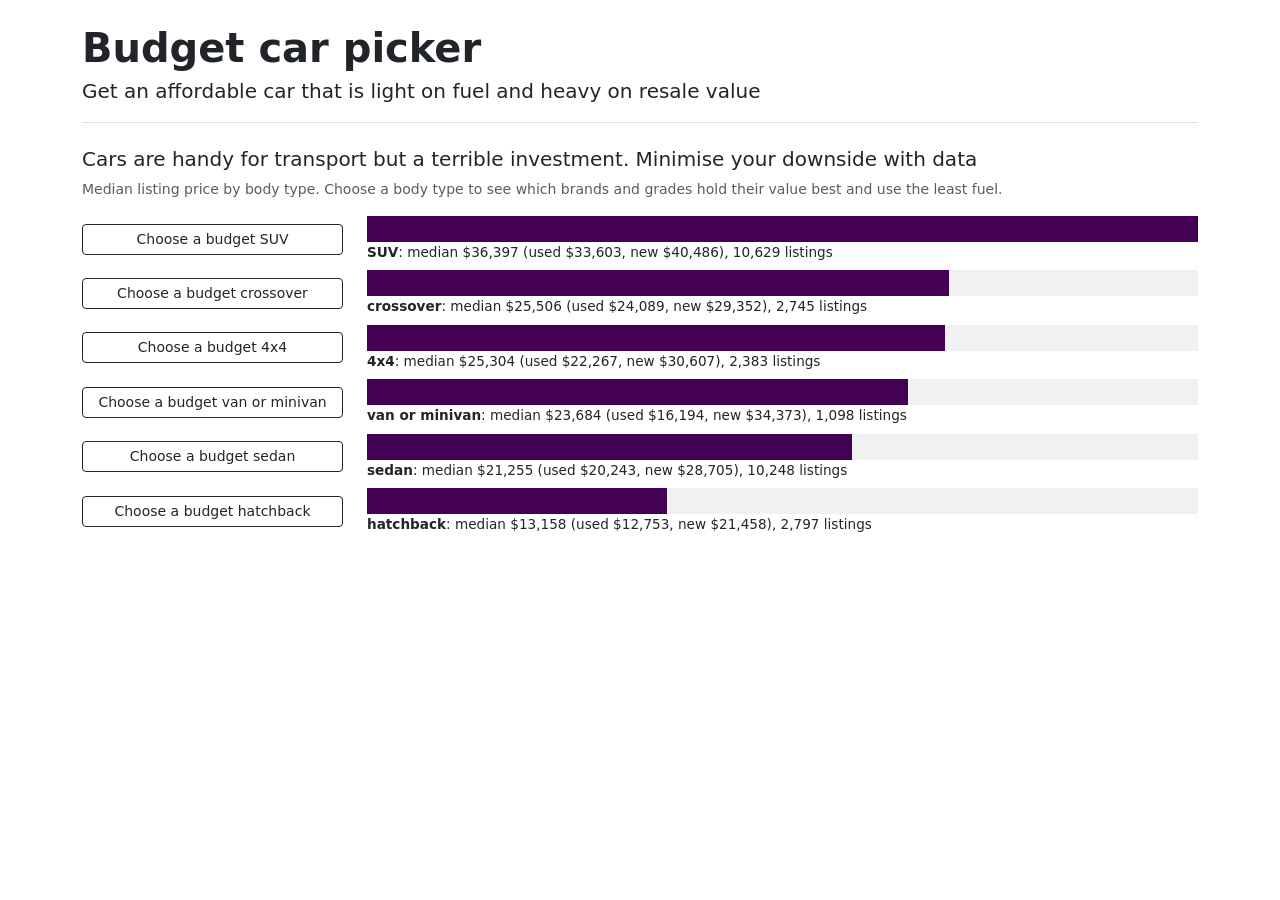
<file: index.html>
<!doctype html>
<html lang="en">
<head>
  <meta charset="utf-8">
  <meta name="viewport" content="width=device-width, initial-scale=1">
  <title>Which budget car should you buy?</title>
  <link href="https://cdn.jsdelivr.net/npm/bootstrap@5.3.3/dist/css/bootstrap.min.css" rel="stylesheet">
  <link href="https://cdn.jsdelivr.net/npm/bootstrap-icons@1.11.3/font/bootstrap-icons.min.css" rel="stylesheet">
  <style>
    .bar-track { background: #f1f1f1; height: 26px; }
    .bar { height: 100%; }
    .bar-label { font-size: 0.85rem; white-space: nowrap; }
    /* choices: stacked full-width buttons on phones */
    .choice-grid { display: grid; gap: 0.5rem; grid-template-columns: 1fr; }
    .choice-icon { display: none; }
    /* larger screens: three large square buttons, centred */
    @media (min-width: 577px) {
      #choiceModal .modal-body { padding: 2.5rem 1.5rem; }
      #choiceModal .modal-title { width: 100%; text-align: center; }

      .choice-grid {
        grid-template-columns: repeat(3, 220px);
        justify-content: center;
        gap: 1.5rem;
      }
      .choice {
        aspect-ratio: 1 / 1;
        display: flex; flex-direction: column; align-items: center; justify-content: center;
        gap: 1rem; font-size: 1.15rem; line-height: 1.25;
      }
      .choice-icon { display: block; font-size: 4rem; line-height: 1; }
      .choice-label { display: block; }
    }
    .modal-backdrop.show { opacity: 0.7; }
    .modal-backdrop { backdrop-filter: blur(3px); }
  </style>
</head>
<body>
  <main class="container my-4">
    <header class="mb-4 pb-3 border-bottom">
      <h1 class="display-6 fw-bold mb-1">Budget car picker</h1>
      <p class="lead mb-0">Get an affordable car that is light on fuel and heavy on resale value</p>
    </header>

    <h2 class="h5">Cars are handy for transport but a terrible investment. Minimise your downside with data</h2>
    <p class="text-muted small">Median listing price by body type. Choose a body type to see which brands and grades hold their value best and use the least fuel.</p>

    <div id="body-rows"></div>
    <div id="ranking-area" class="mt-4"></div>
  </main>

  <div class="modal fade" id="choiceModal" tabindex="-1" aria-labelledby="choiceTitle" aria-hidden="true">
    <div class="modal-dialog modal-dialog-centered modal-xl">
      <div class="modal-content">
        <div class="modal-header">
          <h2 class="modal-title h4" id="choiceTitle"></h2>
          <button type="button" class="btn-close" data-bs-dismiss="modal" aria-label="Close"></button>
        </div>
        <div class="modal-body">
          <div class="choice-grid" id="choiceGrid"></div>
        </div>
      </div>
    </div>
  </div>
  <script src="https://cdn.jsdelivr.net/npm/bootstrap@5.3.3/dist/js/bootstrap.bundle.min.js"></script>
  <script src="https://cdn.plot.ly/plotly-2.35.2.min.js"></script>
  <script src="./data.js?v=2"></script>
  <script src="./app.js"></script>
</body>
</html>
</file>
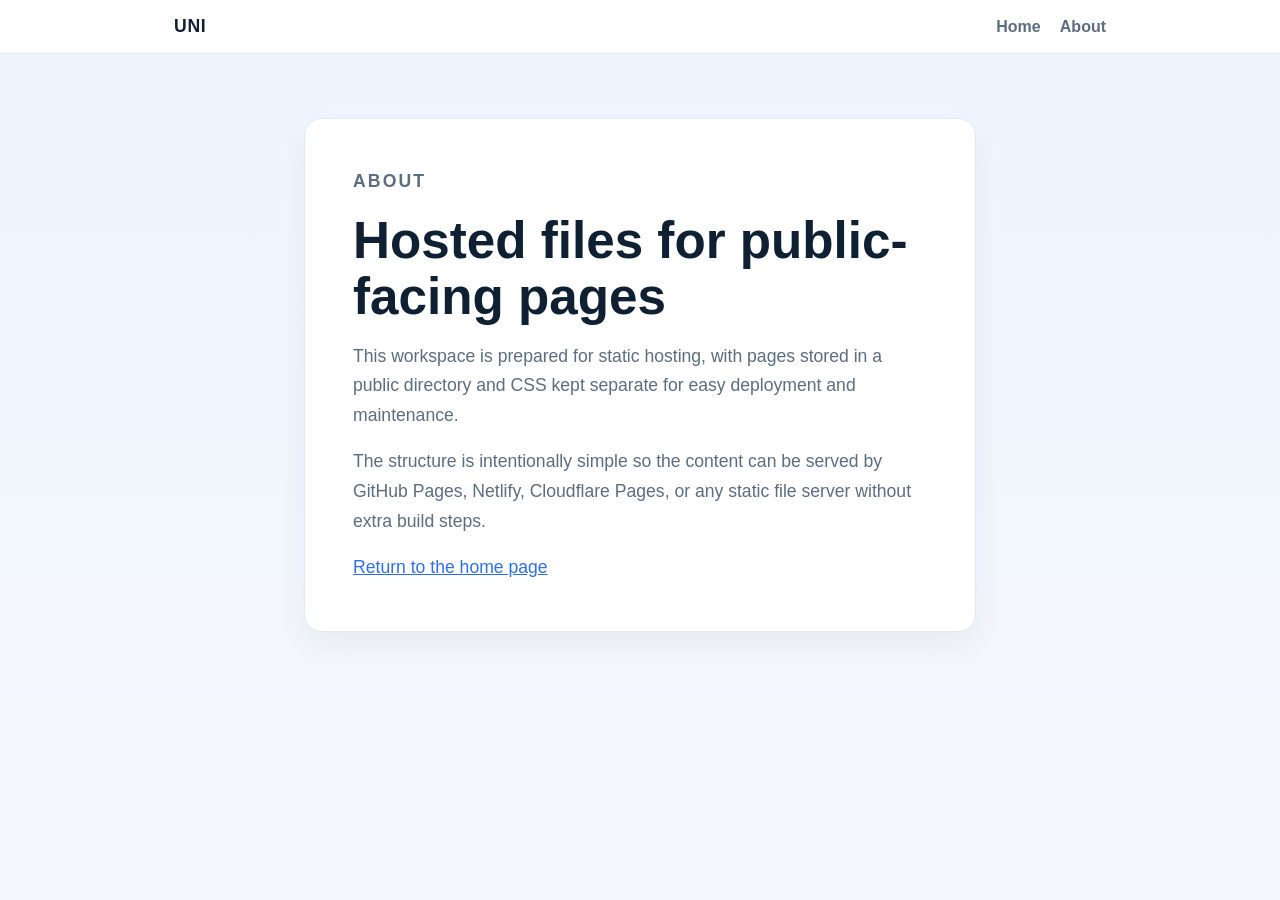
<file: about.html>
<!DOCTYPE html>
<html lang="en">
  <head>
    <meta charset="UTF-8" />
    <meta name="viewport" content="width=device-width, initial-scale=1.0" />
    <title>Uni | About</title>
    <link rel="stylesheet" href="./styles.css" />
  </head>
  <body>
    <header class="site-header">
      <nav class="top-nav" aria-label="Main navigation">
        <a href="./index.html" class="brand">Uni</a>
        <div class="nav-links">
          <a href="./index.html">Home</a>
          <a href="./about.html" aria-current="page">About</a>
        </div>
      </nav>
    </header>

    <main class="page-shell narrow">
      <section class="card">
        <p class="eyebrow">About</p>
        <h1>Hosted files for public-facing pages</h1>
        <p>
          This workspace is prepared for static hosting, with pages stored in a public directory and
          CSS kept separate for easy deployment and maintenance.
        </p>
        <p>
          The structure is intentionally simple so the content can be served by GitHub Pages,
          Netlify, Cloudflare Pages, or any static file server without extra build steps.
        </p>
        <p><a href="./index.html">Return to the home page</a></p>
      </section>
    </main>
  </body>
</html>
</file>
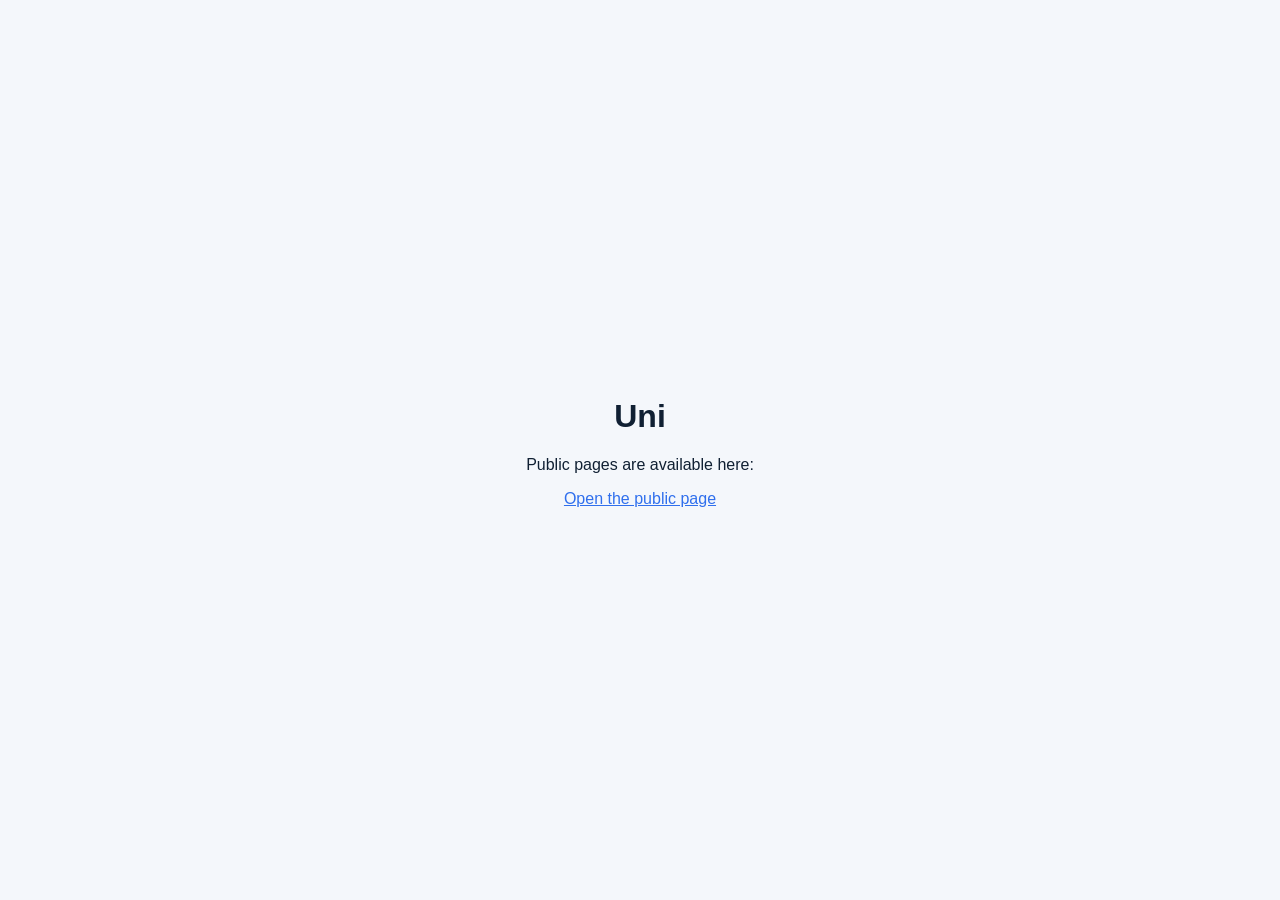
<file: budgetcarpicker.html>
<!DOCTYPE html>
<html lang="en">
  <head>
    <meta charset="UTF-8" />
    <meta name="viewport" content="width=device-width, initial-scale=1.0" />
    <title>Uni</title>
    <style>
      :root {
        --bg: #f4f7fb;
        --ink: #102033;
        --accent: #2f6fed;
      }

      body {
        margin: 0;
        min-height: 100vh;
        display: grid;
        place-items: center;
        font-family: Arial, Helvetica, sans-serif;
        background: var(--bg);
        color: var(--ink);
      }

      a {
        color: var(--accent);
      }
    </style>
  </head>
  <body>
    <main style="text-align:center; padding: 4rem 1.5rem;">
      <h1>Uni</h1>
      <p>Public pages are available here:</p>
      <p><a href="./public/index.html">Open the public page</a></p>
    </main>
  </body>
</html>
</file>
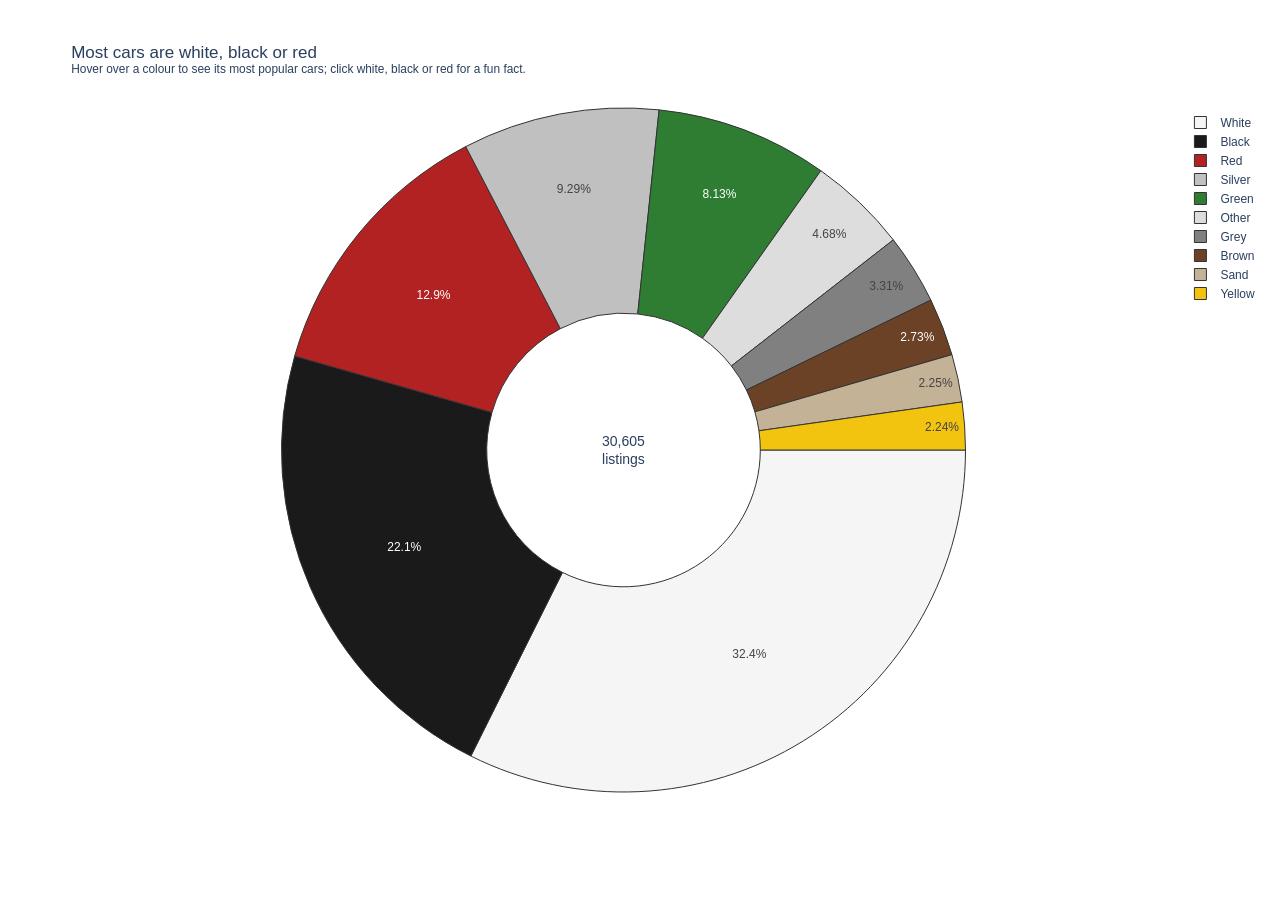
<file: colour_donut.html>
<html>
<head><meta charset="utf-8" /></head>
<body>
    <div>                        <script type="text/javascript">window.PlotlyConfig = {MathJaxConfig: 'local'};</script>
        <script charset="utf-8" src="https://cdn.plot.ly/plotly-2.35.2.min.js"></script>                <div id="f38b3ae9-e8bc-4849-bf9c-da2ab028b389" class="plotly-graph-div" style="height:100%; width:100%;"></div>            <script type="text/javascript">                                    window.PLOTLYENV=window.PLOTLYENV || {};                                    if (document.getElementById("f38b3ae9-e8bc-4849-bf9c-da2ab028b389")) {                    Plotly.newPlot(                        "f38b3ae9-e8bc-4849-bf9c-da2ab028b389",                        [{"direction":"clockwise","hole":0.4,"hovertemplate":"\u003cb\u003e%{label}\u003c\u002fb\u003e: %{percent}\u003cbr\u003e%{hovertext}\u003cextra\u003e\u003c\u002fextra\u003e","hovertext":["Most popular white cars are Mazda 3, Ford RANGER and Mercedes Benz GLC.\u003cbr\u003e\u003ci\u003eClick for a fun white car fact\u003c\u002fi\u003e","Most popular black cars are Toyota CAMRY, Mercedes Benz GLC and Mercedes Benz E CLASS.\u003cbr\u003e\u003ci\u003eClick for a fun black car fact\u003c\u002fi\u003e","Most popular red cars are Mazda 3, Hyundai I10 and Kia MORNING.\u003cbr\u003e\u003ci\u003eClick for a fun red car fact\u003c\u002fi\u003e","Most popular silver cars are Toyota INNOVA, Toyota VIOS and Toyota FORTUNER.","Most popular green cars are Ford RANGER, Mazda CX5 and Mazda 3.","Most popular cars in other colours are Ford RANGER, Toyota INNOVA and Ford EVEREST.","Most popular grey cars are Ford RANGER, Toyota FORTUNER and Kia MORNING.","Most popular brown cars are Mitsubishi XPANDER, Toyota FORTUNER and Ford EVEREST.","Most popular sand cars are Toyota VIOS, Ford RANGER and Toyota INNOVA.","Most popular yellow cars are Toyota VIOS, Ford RANGER and Kia MORNING."],"labels":["White","Black","Red","Silver","Green","Other","Grey","Brown","Sand","Yellow"],"marker":{"colors":["#f5f5f5","#1a1a1a","#b22222","#c0c0c0","#2e7d32","#dddddd","#808080","#6b4226","#c4b297","#f2c40f"],"line":{"color":"#333333","width":1}},"rotation":90,"sort":false,"values":[9905,6753,3960,2844,2488,1432,1013,834,689,687],"type":"pie"}],                        {"template":{"data":{"histogram2dcontour":[{"type":"histogram2dcontour","colorbar":{"outlinewidth":0,"ticks":""},"colorscale":[[0.0,"#0d0887"],[0.1111111111111111,"#46039f"],[0.2222222222222222,"#7201a8"],[0.3333333333333333,"#9c179e"],[0.4444444444444444,"#bd3786"],[0.5555555555555556,"#d8576b"],[0.6666666666666666,"#ed7953"],[0.7777777777777778,"#fb9f3a"],[0.8888888888888888,"#fdca26"],[1.0,"#f0f921"]]}],"choropleth":[{"type":"choropleth","colorbar":{"outlinewidth":0,"ticks":""}}],"histogram2d":[{"type":"histogram2d","colorbar":{"outlinewidth":0,"ticks":""},"colorscale":[[0.0,"#0d0887"],[0.1111111111111111,"#46039f"],[0.2222222222222222,"#7201a8"],[0.3333333333333333,"#9c179e"],[0.4444444444444444,"#bd3786"],[0.5555555555555556,"#d8576b"],[0.6666666666666666,"#ed7953"],[0.7777777777777778,"#fb9f3a"],[0.8888888888888888,"#fdca26"],[1.0,"#f0f921"]]}],"heatmap":[{"type":"heatmap","colorbar":{"outlinewidth":0,"ticks":""},"colorscale":[[0.0,"#0d0887"],[0.1111111111111111,"#46039f"],[0.2222222222222222,"#7201a8"],[0.3333333333333333,"#9c179e"],[0.4444444444444444,"#bd3786"],[0.5555555555555556,"#d8576b"],[0.6666666666666666,"#ed7953"],[0.7777777777777778,"#fb9f3a"],[0.8888888888888888,"#fdca26"],[1.0,"#f0f921"]]}],"heatmapgl":[{"type":"heatmapgl","colorbar":{"outlinewidth":0,"ticks":""},"colorscale":[[0.0,"#0d0887"],[0.1111111111111111,"#46039f"],[0.2222222222222222,"#7201a8"],[0.3333333333333333,"#9c179e"],[0.4444444444444444,"#bd3786"],[0.5555555555555556,"#d8576b"],[0.6666666666666666,"#ed7953"],[0.7777777777777778,"#fb9f3a"],[0.8888888888888888,"#fdca26"],[1.0,"#f0f921"]]}],"contourcarpet":[{"type":"contourcarpet","colorbar":{"outlinewidth":0,"ticks":""}}],"contour":[{"type":"contour","colorbar":{"outlinewidth":0,"ticks":""},"colorscale":[[0.0,"#0d0887"],[0.1111111111111111,"#46039f"],[0.2222222222222222,"#7201a8"],[0.3333333333333333,"#9c179e"],[0.4444444444444444,"#bd3786"],[0.5555555555555556,"#d8576b"],[0.6666666666666666,"#ed7953"],[0.7777777777777778,"#fb9f3a"],[0.8888888888888888,"#fdca26"],[1.0,"#f0f921"]]}],"surface":[{"type":"surface","colorbar":{"outlinewidth":0,"ticks":""},"colorscale":[[0.0,"#0d0887"],[0.1111111111111111,"#46039f"],[0.2222222222222222,"#7201a8"],[0.3333333333333333,"#9c179e"],[0.4444444444444444,"#bd3786"],[0.5555555555555556,"#d8576b"],[0.6666666666666666,"#ed7953"],[0.7777777777777778,"#fb9f3a"],[0.8888888888888888,"#fdca26"],[1.0,"#f0f921"]]}],"mesh3d":[{"type":"mesh3d","colorbar":{"outlinewidth":0,"ticks":""}}],"scatter":[{"fillpattern":{"fillmode":"overlay","size":10,"solidity":0.2},"type":"scatter"}],"parcoords":[{"type":"parcoords","line":{"colorbar":{"outlinewidth":0,"ticks":""}}}],"scatterpolargl":[{"type":"scatterpolargl","marker":{"colorbar":{"outlinewidth":0,"ticks":""}}}],"bar":[{"error_x":{"color":"#2a3f5f"},"error_y":{"color":"#2a3f5f"},"marker":{"line":{"color":"#E5ECF6","width":0.5},"pattern":{"fillmode":"overlay","size":10,"solidity":0.2}},"type":"bar"}],"scattergeo":[{"type":"scattergeo","marker":{"colorbar":{"outlinewidth":0,"ticks":""}}}],"scatterpolar":[{"type":"scatterpolar","marker":{"colorbar":{"outlinewidth":0,"ticks":""}}}],"histogram":[{"marker":{"pattern":{"fillmode":"overlay","size":10,"solidity":0.2}},"type":"histogram"}],"scattergl":[{"type":"scattergl","marker":{"colorbar":{"outlinewidth":0,"ticks":""}}}],"scatter3d":[{"type":"scatter3d","line":{"colorbar":{"outlinewidth":0,"ticks":""}},"marker":{"colorbar":{"outlinewidth":0,"ticks":""}}}],"scattermapbox":[{"type":"scattermapbox","marker":{"colorbar":{"outlinewidth":0,"ticks":""}}}],"scatterternary":[{"type":"scatterternary","marker":{"colorbar":{"outlinewidth":0,"ticks":""}}}],"scattercarpet":[{"type":"scattercarpet","marker":{"colorbar":{"outlinewidth":0,"ticks":""}}}],"carpet":[{"aaxis":{"endlinecolor":"#2a3f5f","gridcolor":"white","linecolor":"white","minorgridcolor":"white","startlinecolor":"#2a3f5f"},"baxis":{"endlinecolor":"#2a3f5f","gridcolor":"white","linecolor":"white","minorgridcolor":"white","startlinecolor":"#2a3f5f"},"type":"carpet"}],"table":[{"cells":{"fill":{"color":"#EBF0F8"},"line":{"color":"white"}},"header":{"fill":{"color":"#C8D4E3"},"line":{"color":"white"}},"type":"table"}],"barpolar":[{"marker":{"line":{"color":"#E5ECF6","width":0.5},"pattern":{"fillmode":"overlay","size":10,"solidity":0.2}},"type":"barpolar"}],"pie":[{"automargin":true,"type":"pie"}]},"layout":{"autotypenumbers":"strict","colorway":["#636efa","#EF553B","#00cc96","#ab63fa","#FFA15A","#19d3f3","#FF6692","#B6E880","#FF97FF","#FECB52"],"font":{"color":"#2a3f5f"},"hovermode":"closest","hoverlabel":{"align":"left"},"paper_bgcolor":"white","plot_bgcolor":"#E5ECF6","polar":{"bgcolor":"#E5ECF6","angularaxis":{"gridcolor":"white","linecolor":"white","ticks":""},"radialaxis":{"gridcolor":"white","linecolor":"white","ticks":""}},"ternary":{"bgcolor":"#E5ECF6","aaxis":{"gridcolor":"white","linecolor":"white","ticks":""},"baxis":{"gridcolor":"white","linecolor":"white","ticks":""},"caxis":{"gridcolor":"white","linecolor":"white","ticks":""}},"coloraxis":{"colorbar":{"outlinewidth":0,"ticks":""}},"colorscale":{"sequential":[[0.0,"#0d0887"],[0.1111111111111111,"#46039f"],[0.2222222222222222,"#7201a8"],[0.3333333333333333,"#9c179e"],[0.4444444444444444,"#bd3786"],[0.5555555555555556,"#d8576b"],[0.6666666666666666,"#ed7953"],[0.7777777777777778,"#fb9f3a"],[0.8888888888888888,"#fdca26"],[1.0,"#f0f921"]],"sequentialminus":[[0.0,"#0d0887"],[0.1111111111111111,"#46039f"],[0.2222222222222222,"#7201a8"],[0.3333333333333333,"#9c179e"],[0.4444444444444444,"#bd3786"],[0.5555555555555556,"#d8576b"],[0.6666666666666666,"#ed7953"],[0.7777777777777778,"#fb9f3a"],[0.8888888888888888,"#fdca26"],[1.0,"#f0f921"]],"diverging":[[0,"#8e0152"],[0.1,"#c51b7d"],[0.2,"#de77ae"],[0.3,"#f1b6da"],[0.4,"#fde0ef"],[0.5,"#f7f7f7"],[0.6,"#e6f5d0"],[0.7,"#b8e186"],[0.8,"#7fbc41"],[0.9,"#4d9221"],[1,"#276419"]]},"xaxis":{"gridcolor":"white","linecolor":"white","ticks":"","title":{"standoff":15},"zerolinecolor":"white","automargin":true,"zerolinewidth":2},"yaxis":{"gridcolor":"white","linecolor":"white","ticks":"","title":{"standoff":15},"zerolinecolor":"white","automargin":true,"zerolinewidth":2},"scene":{"xaxis":{"backgroundcolor":"#E5ECF6","gridcolor":"white","linecolor":"white","showbackground":true,"ticks":"","zerolinecolor":"white","gridwidth":2},"yaxis":{"backgroundcolor":"#E5ECF6","gridcolor":"white","linecolor":"white","showbackground":true,"ticks":"","zerolinecolor":"white","gridwidth":2},"zaxis":{"backgroundcolor":"#E5ECF6","gridcolor":"white","linecolor":"white","showbackground":true,"ticks":"","zerolinecolor":"white","gridwidth":2}},"shapedefaults":{"line":{"color":"#2a3f5f"}},"annotationdefaults":{"arrowcolor":"#2a3f5f","arrowhead":0,"arrowwidth":1},"geo":{"bgcolor":"white","landcolor":"#E5ECF6","subunitcolor":"white","showland":true,"showlakes":true,"lakecolor":"white"},"title":{"x":0.05},"mapbox":{"style":"light"}}},"margin":{"b":100},"title":{"text":"Most cars are white, black or red\u003cbr\u003e\u003csup\u003eHover over a colour to see its most popular cars; click white, black or red for a fun fact.\u003c\u002fsup\u003e"},"annotations":[{"showarrow":false,"text":"30,605\u003cbr\u003elistings","x":0.5,"y":0.5,"font":{"size":14}},{"showarrow":false,"text":"","x":0.5,"xref":"paper","y":-0.12,"yref":"paper","font":{"size":14}}]},                        {"responsive": true}                    ).then(function(){
                            
var FACTS = {"White": "Trucks like white even more than cars - two in three are this colour", "Black": "Black cars look cool, but they cost extra: nearly ten grand more on average.", "Red": "Red is a favourite of classic car brand MG who use it nearly three times as often as the average brand."};
var plot = document.getElementById('f38b3ae9-e8bc-4849-bf9c-da2ab028b389');
plot.on('plotly_click', function(data) {
  var label = data.points[0].label;
  var fact = FACTS[label];
  var text = fact ? '<b>' + label + ' car fact:</b> ' + fact : '';
  Plotly.relayout(plot, {'annotations[1].text': text});
});

                        })                };                            </script>        </div>
</body>
</html>
</file>
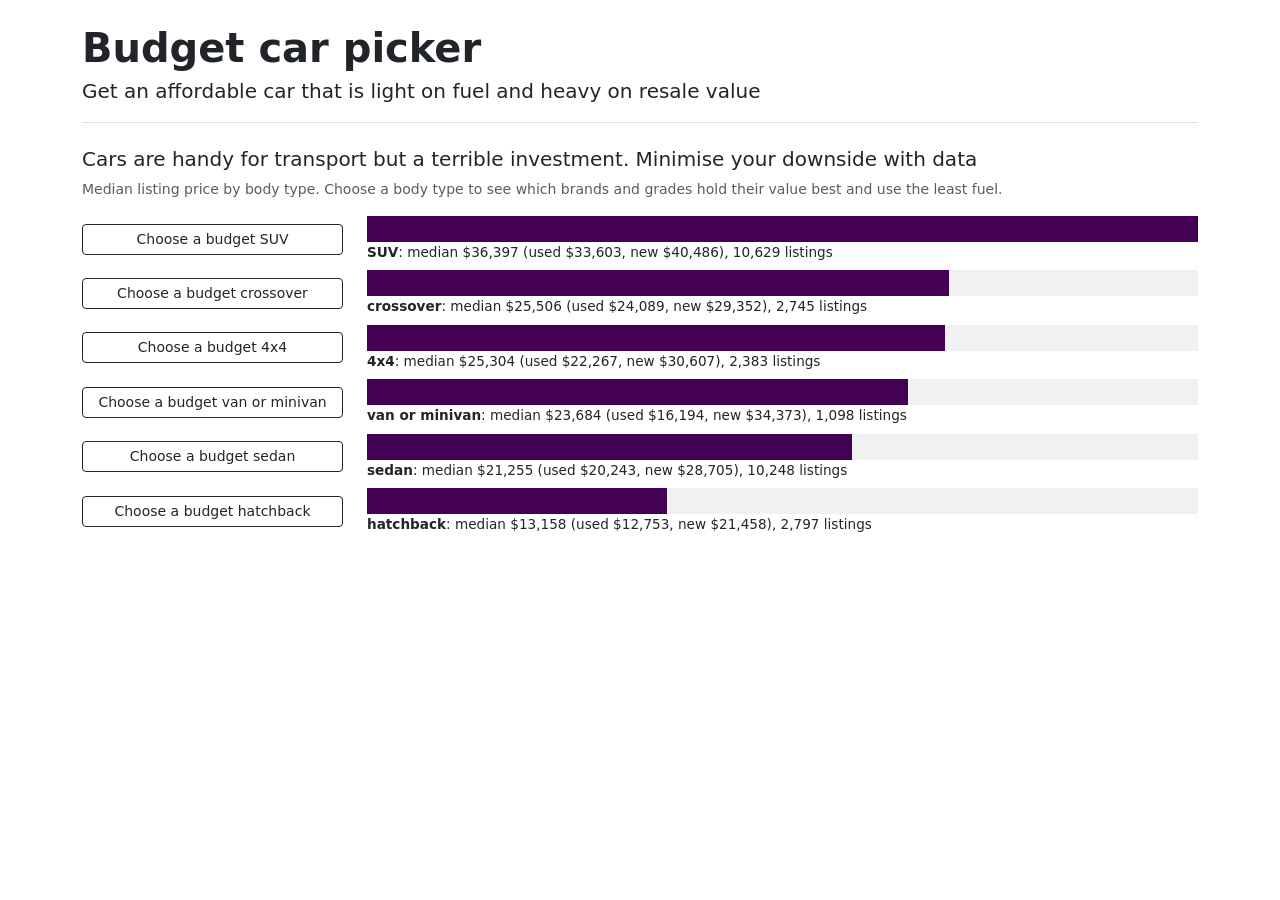
<file: BudgetCarPicker/BudgetCarPicker.html>
<!doctype html>
<html lang="en">
<head>
  <meta charset="utf-8">
  <meta name="viewport" content="width=device-width, initial-scale=1">
  <title>Which budget car should you buy?</title>
  <link href="https://cdn.jsdelivr.net/npm/bootstrap@5.3.3/dist/css/bootstrap.min.css" rel="stylesheet">
  <link href="https://cdn.jsdelivr.net/npm/bootstrap-icons@1.11.3/font/bootstrap-icons.min.css" rel="stylesheet">
  <style>
    .bar-track { background: #f1f1f1; height: 26px; }
    .bar { height: 100%; }
    .bar-label { font-size: 0.85rem; white-space: nowrap; }
    /* choices: stacked full-width buttons on phones */
.choice-grid { display: grid; gap: 0.5rem; grid-template-columns: 1fr; }
.choice-icon { display: none; }
/* larger screens: three large square buttons, centred */
@media (min-width: 577px) {
  #choiceModal .modal-body { padding: 2.5rem 1.5rem; }
  #choiceModal .modal-title { width: 100%; text-align: center; }

  .choice-grid {
    grid-template-columns: repeat(3, 220px);
    justify-content: center;
    gap: 1.5rem;
  }
  .choice {
    aspect-ratio: 1 / 1;
    display: flex; flex-direction: column; align-items: center; justify-content: center;
    gap: 1rem; font-size: 1.15rem; line-height: 1.25;
  }
  .choice-icon { display: block; font-size: 4rem; line-height: 1; }
  .choice-label { display: block; }
}
.modal-backdrop.show { opacity: 0.7; }
.modal-backdrop { backdrop-filter: blur(3px); }
  </style>
</head>
<body>
  <main class="container my-4">
  <header class="mb-4 pb-3 border-bottom">
    <h1 class="display-6 fw-bold mb-1">Budget car picker</h1>
    <p class="lead mb-0">Get an affordable car that is light on fuel and heavy on resale value</p>
  </header>

  <h2 class="h5">Cars are handy for transport but a terrible investment. Minimise your downside with data</h2>
  <p class="text-muted small">Median listing price by body type. Choose a body type to see which brands and grades hold their value best and use the least fuel.</p>

  <div id="body-rows"></div>
  <div id="ranking-area" class="mt-4"></div>
</main>

<div class="modal fade" id="choiceModal" tabindex="-1" aria-labelledby="choiceTitle" aria-hidden="true">
  <div class="modal-dialog modal-dialog-centered modal-xl">
    <div class="modal-content">
      <div class="modal-header">
        <h2 class="modal-title h4" id="choiceTitle"></h2>
        <button type="button" class="btn-close" data-bs-dismiss="modal" aria-label="Close"></button>
      </div>
      <div class="modal-body">
        <div class="choice-grid" id="choiceGrid"></div>
      </div>
    </div>
  </div>
</div>
  <script src="https://cdn.jsdelivr.net/npm/bootstrap@5.3.3/dist/js/bootstrap.bundle.min.js"></script>
  <script src="https://cdn.plot.ly/plotly-2.35.2.min.js"></script>
  <script src="data.js?v=2"></script>
  <script src="app.js"></script>
</body>
</html>
</file>
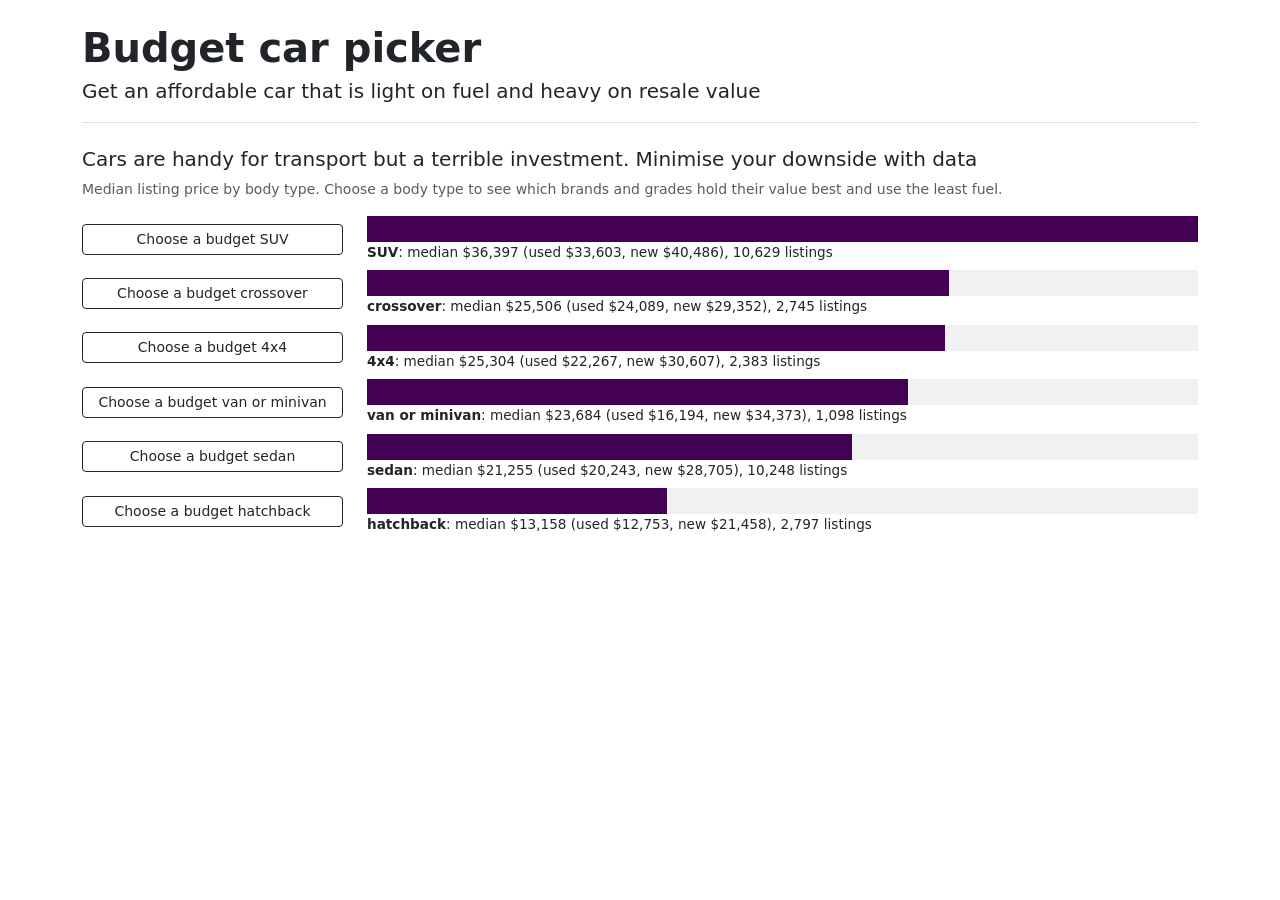
<file: public/BudgetCarPicker/BudgetCarPicker.html>
<!doctype html>
<html lang="en">
<head>
  <meta charset="utf-8">
  <meta name="viewport" content="width=device-width, initial-scale=1">
  <title>Which budget car should you buy?</title>
  <link href="https://cdn.jsdelivr.net/npm/bootstrap@5.3.3/dist/css/bootstrap.min.css" rel="stylesheet">
  <link href="https://cdn.jsdelivr.net/npm/bootstrap-icons@1.11.3/font/bootstrap-icons.min.css" rel="stylesheet">
  <style>
    .bar-track { background: #f1f1f1; height: 26px; }
    .bar { height: 100%; }
    .bar-label { font-size: 0.85rem; white-space: nowrap; }
    /* choices: stacked full-width buttons on phones */
.choice-grid { display: grid; gap: 0.5rem; grid-template-columns: 1fr; }
.choice-icon { display: none; }
/* larger screens: three large square buttons, centred */
@media (min-width: 577px) {
  #choiceModal .modal-body { padding: 2.5rem 1.5rem; }
  #choiceModal .modal-title { width: 100%; text-align: center; }

  .choice-grid {
    grid-template-columns: repeat(3, 220px);
    justify-content: center;
    gap: 1.5rem;
  }
  .choice {
    aspect-ratio: 1 / 1;
    display: flex; flex-direction: column; align-items: center; justify-content: center;
    gap: 1rem; font-size: 1.15rem; line-height: 1.25;
  }
  .choice-icon { display: block; font-size: 4rem; line-height: 1; }
  .choice-label { display: block; }
}
.modal-backdrop.show { opacity: 0.7; }
.modal-backdrop { backdrop-filter: blur(3px); }
  </style>
</script></head>
<body>
  <main class="container my-4">
  <header class="mb-4 pb-3 border-bottom">
    <h1 class="display-6 fw-bold mb-1">Budget car picker</h1>
    <p class="lead mb-0">Get an affordable car that is light on fuel and heavy on resale value</p>
  </header>

  <h2 class="h5">Cars are handy for transport but a terrible investment. Minimise your downside with data</h2>
  <p class="text-muted small">Median listing price by body type. Choose a body type to see which brands and grades hold their value best and use the least fuel.</p>

  <div id="body-rows"></div>
  <div id="ranking-area" class="mt-4"></div>
</main>

<div class="modal fade" id="choiceModal" tabindex="-1" aria-labelledby="choiceTitle" aria-hidden="true">
  <div class="modal-dialog modal-dialog-centered modal-xl">
    <div class="modal-content">
      <div class="modal-header">
        <h2 class="modal-title h4" id="choiceTitle"></h2>
        <button type="button" class="btn-close" data-bs-dismiss="modal" aria-label="Close"></button>
      </div>
      <div class="modal-body">
        <div class="choice-grid" id="choiceGrid"></div>
      </div>
    </div>
  </div>
</div>
  <script src="https://cdn.jsdelivr.net/npm/bootstrap@5.3.3/dist/js/bootstrap.bundle.min.js"></script>
  <script src="https://cdn.plot.ly/plotly-2.35.2.min.js"></script>
  <script src="data.js?v=2"></script>
  <script src="app.js"></script>
</body>
</html>
</file>
<file: styles.css>
:root {
  --bg: #f4f7fb;
  --panel: #ffffff;
  --ink: #102033;
  --muted: #5d6d80;
  --accent: #2f6fed;
  --accent-dark: #2147a2;
  --line: #dfeaf7;
}

* {
  box-sizing: border-box;
}

body {
  margin: 0;
  min-height: 100vh;
  font-family: Arial, Helvetica, sans-serif;
  background: linear-gradient(180deg, #eef5ff 0%, var(--bg) 100%);
  color: var(--ink);
}

.site-header {
  border-bottom: 1px solid var(--line);
  background: rgba(255, 255, 255, 0.9);
  backdrop-filter: blur(8px);
}

.top-nav {
  max-width: 980px;
  margin: 0 auto;
  padding: 1rem 1.5rem;
  display: flex;
  align-items: center;
  justify-content: space-between;
}

.brand {
  font-size: 1.1rem;
  font-weight: 700;
  letter-spacing: 0.04em;
  color: var(--ink);
  text-decoration: none;
  text-transform: uppercase;
}

.nav-links {
  display: flex;
  gap: 1.2rem;
}

.nav-links a {
  color: var(--muted);
  text-decoration: none;
  font-weight: 600;
}

.nav-links a:focus-visible,
.card a:focus-visible {
  outline: 3px solid var(--accent);
  outline-offset: 3px;
  border-radius: 4px;
}

.card a {
  color: var(--accent);
  text-decoration: underline;
}

.page-shell {
  max-width: 980px;
  margin: 0 auto;
  padding: 4rem 1.5rem;
}

.page-shell.narrow {
  max-width: 720px;
}

.hero,
.card {
  background: var(--panel);
  border: 1px solid var(--line);
  border-radius: 18px;
  padding: 3rem;
  box-shadow: 0 12px 30px rgba(16, 32, 51, 0.05);
}

.eyebrow {
  margin: 0 0 0.8rem;
  color: var(--accent);
  font-size: 0.8rem;
  letter-spacing: 0.12em;
  text-transform: uppercase;
  font-weight: 700;
}

h1 {
  margin: 0 0 1rem;
  font-size: clamp(2.2rem, 4vw, 4rem);
  line-height: 1.1;
}

.lede,
.card p {
  margin: 0 0 1rem;
  color: var(--muted);
  font-size: 1.1rem;
  line-height: 1.7;
}

.card p:last-child {
  margin-bottom: 0;
}

.cta-row {
  display: flex;
  flex-wrap: wrap;
  gap: 0.9rem;
  margin-top: 1.75rem;
}

.button {
  display: inline-block;
  padding: 0.9rem 1.4rem;
  border-radius: 999px;
  text-decoration: none;
  font-weight: 700;
  transition: transform 0.2s ease, background 0.2s ease;
}

.button:focus-visible {
  outline: 3px solid var(--accent);
  outline-offset: 3px;
}

.button:hover {
  transform: translateY(-1px);
}

.button.primary {
  background: var(--accent);
  color: white;
}

.button.primary:hover {
  background: var(--accent-dark);
}

.button.secondary {
  background: #edf3ff;
  color: var(--ink);
}

.button.secondary:hover {
  background: #dfeaff;
}

@media (max-width: 640px) {
  .top-nav {
    flex-direction: column;
    gap: 0.75rem;
  }

  .hero,
  .card {
    padding: 2rem 1.4rem;
  }
}
</file>
